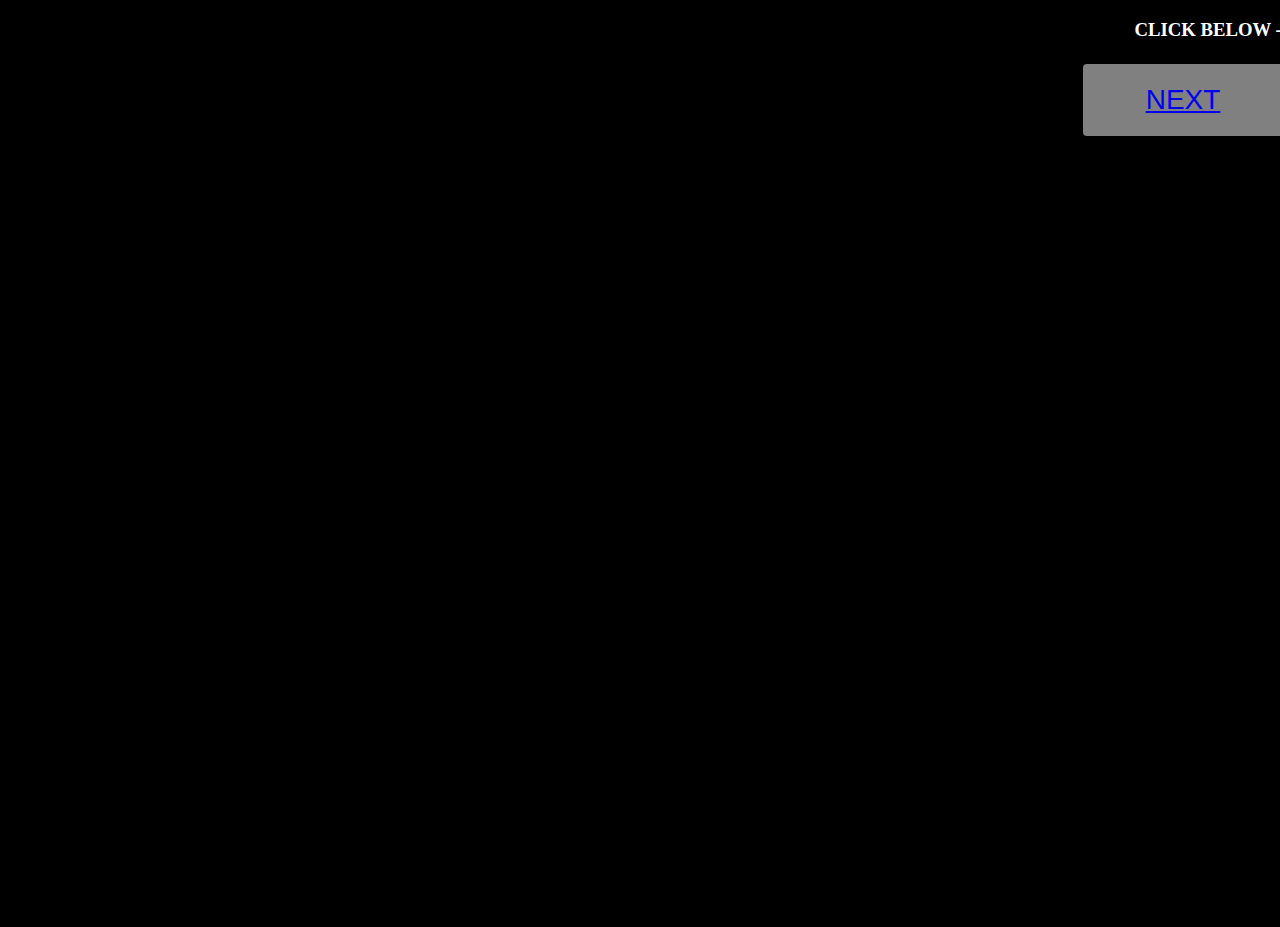
<file: index.html>
<!DOCTYPE html>
<html >
<head>
  <meta charset="UTF-8">
  <title>ADTR ❤️🍀</title> <!-- this text can be edited -->

      <link rel="stylesheet" href="css/style.css">


</head>
<body>
  <div class="background"></div>
<h1>
  <div class="underlay"></div>
  <span class="initial">
    <span>Your  sweet smile and voice</span>
    <span>never get boring for me</span>
  </span>
  <span class="final">
    <span> I really</span>
    <span>miss you.</span>
  </span>
</h1>
  <script src='http://cdnjs.cloudflare.com/ajax/libs/jquery/2.2.2/jquery.min.js'></script>

    <script src="js/index.js"></script>
    <style>
    .button {
      display: inline-block;
      border-radius: 4px;
      background-color: #808080;
      border: none;
      color: #FFFFFF;
      text-align: center;
      font-size: 28px;
      padding: 20px;
      width: 200px;
      transition: all 0.5s;
      cursor: pointer;
      margin: 5px;
    }

    .button span {
      cursor: pointer;
      display: inline-block;
      position: relative;
      transition: 0.5s;
    }

    .button span:after {
      content: '\00bb';
      position: absolute;
      opacity: 0;
      top: 0;
      right: -20px;
      transition: 0.5s;
    }

    .button:hover span {
      padding-right: 25px;
    }

    .button:hover span:after {
      opacity: 1;
      right: 0;
    }
    </style>
    <div align="right">
    <h3>CLICK BELOW --</h3>

    <button class="button" style="vertical-align:middle"><span><a href="challange\index.html">NEXT</a></span></button> <!-- change domain here -->
    </div>
	<body oncontextmenu="return false"></body>
</body>
</html>
</file>
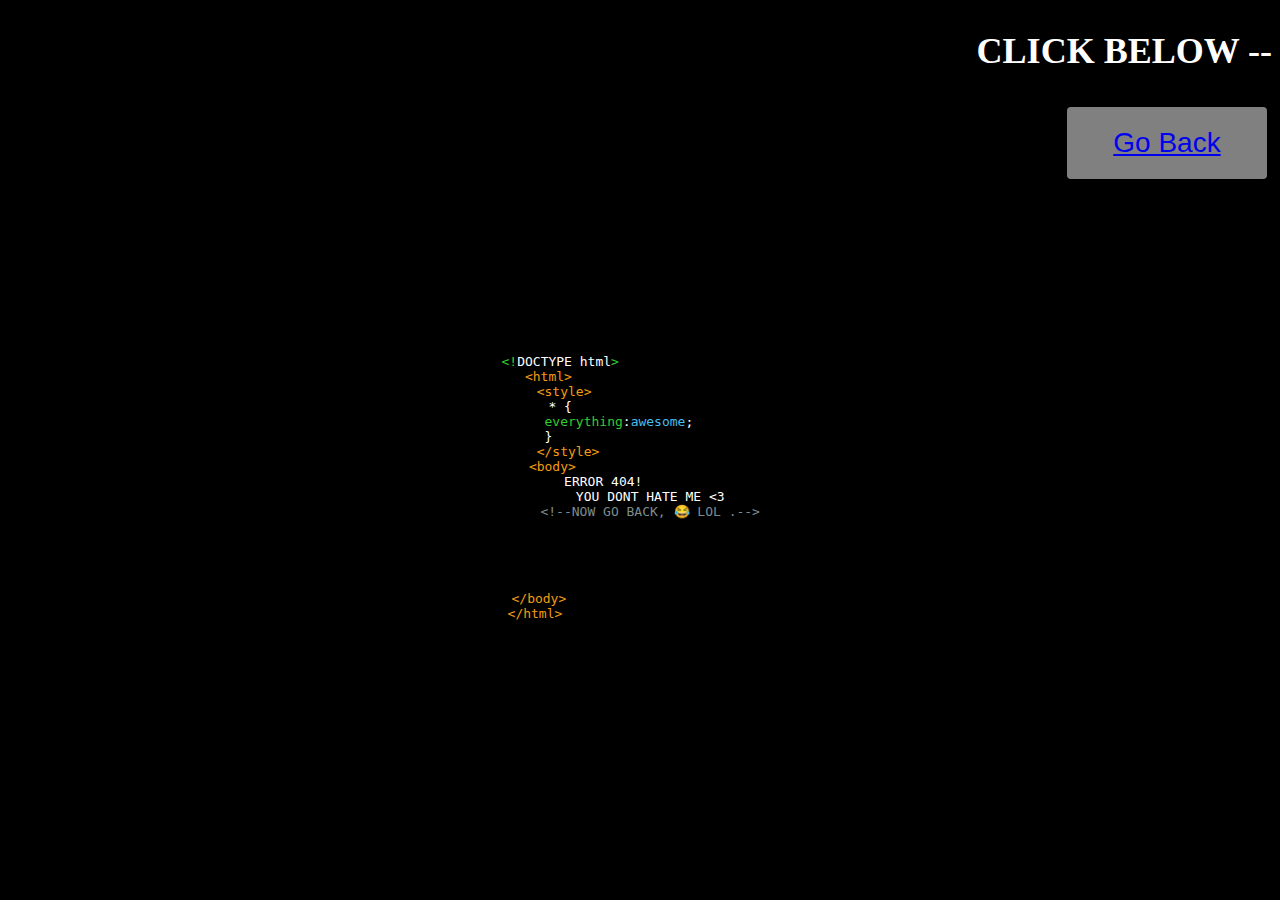
<file: errorr/index.html>
<!DOCTYPE html>
<html>
   <head>
   <style>
   .button {
     display: inline-block;
     border-radius: 4px;
     background-color: #808080;
     border: none;
     color: #FFFFFF;
     text-align: center;
     font-size: 28px;
     padding: 20px;
     width: 200px;
     transition: all 0.5s;
     cursor: pointer;
     margin: 5px;
   }

   .button span {
     cursor: pointer;
     display: inline-block;
     position: relative;
     transition: 0.5s;
   }

   .button span:after {
     content: '\00bb';
     position: absolute;
     opacity: 0;
     top: 0;
     right: -20px;
     transition: 0.5s;
   }

   .button:hover span {
     padding-right: 25px;
   }

   .button:hover span:after {
     opacity: 1;
     right: 0;
   }
   </style>
      <meta charset="utf-8">
      <title>HATE-ERROR 404 </title>
      <style media="screen">

@import url(http://fonts.googleapis.com/css?family=Gilda+Display);

html {
background-color:black;
color: white;
overflow: hidden;
height: 100%;
-webkit-user-select: none;
  -moz-user-select: none;
   -ms-user-select: none;
       user-select: none;
     font-size: medium;
}

.error {
text-align: center;
font-family: 'Gilda Display', serif;

text-align: center;
width: 100%;
height: 120px;
margin: auto;
position: absolute;
top: 0;
bottom: 0;
left: -60px;
right: 0;
-webkit-animation: noise-3 1s linear infinite;
       animation: noise-3 1s linear infinite;
overflow: default;
}

body:after {
content: 'Sorry error 404'; <!-- this text can be edited -->
font-family: OCR-A;
font-size: 100px;

text-align: center;
width: 550px;
margin: auto;
position: absolute;
top: 25%;
bottom: 0;
left: 0;
right: 35%;
opacity: 0;
color: white;
-webkit-animation: noise-1 .2s linear infinite;
       animation: noise-1 .2s linear infinite;
}
body:before {
content: 'Sorry error 404'; <!-- this text can be edited -->
font-family: OCR-A;
font-size: 100px;

text-align: center;
width: 550px;
margin: auto;
position: absolute;
top: 25%;
bottom: 0;
left: 0;
right: 35%;
opacity: 0;
color: white;
-webkit-animation: noise-2 .2s linear infinite;
       animation: noise-2 .2s linear infinite;
}

.info {
text-align: center;
width: 200px;
height: 60px;
margin: auto;
position: absolute;
top: 280px;
bottom: 0;
left: 20px;
right: 0;
-webkit-animation: noise-3 1s linear infinite;
       animation: noise-3 1s linear infinite;
}

.info:before {
content: 'YOU DONT HATE ME 😂'; <!-- this text can be edited -->
font-family: OCR-A;
font-size: 100px;
text-align: center;
width: 800px;
margin: auto;
position: absolute;
top: 20px;
bottom: 0;
left: 40px;
right: 100px;
opacity: 0;
color: white;
-webkit-animation: noise-2 .2s linear infinite;
       animation: noise-2 .2s linear infinite;
}

.info:after {
content: 'YOU DONT HATE ME 😂'; <!-- this text can be edited -->
font-family: OCR-A;
font-size: 100px;
text-align: center;
width: 800px;
margin: auto;
position: absolute;
top: 20px;
bottom: 0;
left: 40px;
right: 0;
opacity: 0;
color: white;
-webkit-animation: noise-1 .2s linear infinite;
       animation: noise-1 .2s linear infinite;
}

@-webkit-keyframes noise-1 {
0%, 20%, 40%, 60%, 70%, 90% {opacity: 0;}
10% {opacity: .1;}
50% {opacity: .5; left: -6px;}
80% {opacity: .3;}
100% {opacity: .6; left: 2px;}
}

@keyframes noise-1 {
0%, 20%, 40%, 60%, 70%, 90% {opacity: 0;}
10% {opacity: .1;}
50% {opacity: .5; left: -6px;}
80% {opacity: .3;}
100% {opacity: .6; left: 2px;}
}

@-webkit-keyframes noise-2 {
0%, 20%, 40%, 60%, 70%, 90% {opacity: 0;}
10% {opacity: .1;}
50% {opacity: .5; left: 6px;}
80% {opacity: .3;}
100% {opacity: .6; left: -2px;}
}

@keyframes noise-2 {
0%, 20%, 40%, 60%, 70%, 90% {opacity: 0;}
10% {opacity: .1;}
50% {opacity: .5; left: 6px;}
80% {opacity: .3;}
100% {opacity: .6; left: -2px;}
}

@-webkit-keyframes noise {
0%, 3%, 5%, 42%, 44%, 100% {opacity: 1; -webkit-transform: scaleY(1); transform: scaleY(1);}
4.3% {opacity: 1; -webkit-transform: scaleY(1.7); transform: scaleY(1.7);}
43% {opacity: 1; -webkit-transform: scaleX(1.5); transform: scaleX(1.5);}
}

@keyframes noise {
0%, 3%, 5%, 42%, 44%, 100% {opacity: 1; -webkit-transform: scaleY(1); transform: scaleY(1);}
4.3% {opacity: 1; -webkit-transform: scaleY(1.7); transform: scaleY(1.7);}
43% {opacity: 1; -webkit-transform: scaleX(1.5); transform: scaleX(1.5);}
}

@-webkit-keyframes noise-3 {
0%,3%,5%,42%,44%,100% {opacity: 1; -webkit-transform: scaleY(1); transform: scaleY(1);}
4.3% {opacity: 1; -webkit-transform: scaleY(4); transform: scaleY(4);}
43% {opacity: 1; -webkit-transform: scaleX(10) rotate(60deg); transform: scaleX(10) rotate(60deg);}
}

@keyframes noise-3 {
0%,3%,5%,42%,44%,100% {opacity: 1; -webkit-transform: scaleY(1); transform: scaleY(1);}
4.3% {opacity: 1; -webkit-transform: scaleY(4); transform: scaleY(4);}
43% {opacity: 1; -webkit-transform: scaleX(10) rotate(60deg); transform: scaleX(10) rotate(60deg);}
}

.wrap {
top: 30%;
left: 25%;

height: 200px;

margin-top: -100px;
position: absolute;
}
code {
color: white;
}
span.blue {
color: #48beef;
}
span.comment {
color: #7f8c8d;
}
span.orange {
color: #f39c12;
}
span.green {
color: #33cc33;
}

.viewFull {
font-family:OCR-A;
color:orange;
text-decoration:;
}
@font-face {
font-family: OCR-A;
src: url('[data-uri]') format('woff');

}

@media only screen and (min-height: 500px) {

.viewFull{
display:none;
}

}
      </style>
   </head>
   <body>

      <div class="error">

      <div class="wrap">
        <div class="404">
          <pre><code>
      	 <span class="green">&lt;!</span><span>DOCTYPE html</span><span class="green">&gt;</span>
      <span class="orange">&lt;html&gt;</span>
          <span class="orange">&lt;style&gt;</span>
         * {
      		        <span class="green">everything</span>:<span class="blue">awesome</span>;
      }
           <span class="orange">&lt;/style&gt;</span>
       <span class="orange">&lt;body&gt;</span>
                    ERROR 404!
      				YOU DONT HATE ME <3
      				<span class="comment">&lt;!--NOW GO BACK, 😂 LOL .--&gt;
      		</span>
       <span class="orange"></span>



      </div>
      <br />
      <span class="info">
      <br />

      <span class="orange">&nbsp;&lt;/body&gt;</span>

      <br/>
            <span class="orange">&lt;/html&gt;</span>
          </code></pre>
        </div>
      </div>


      </span>
   <body oncontextmenu="return false"></body>
   </body>
   <h2>
   <div align="right">


   <h2><font color="white">CLICK BELOW --</font></h2>

   <button class="button" style="vertical-align:middle"><span><a href="../challange">Go Back</a></span></button> <!-- CHANGE DOMAIN NAME HERE -->
   </div>
   </h2>
</html>
</file>
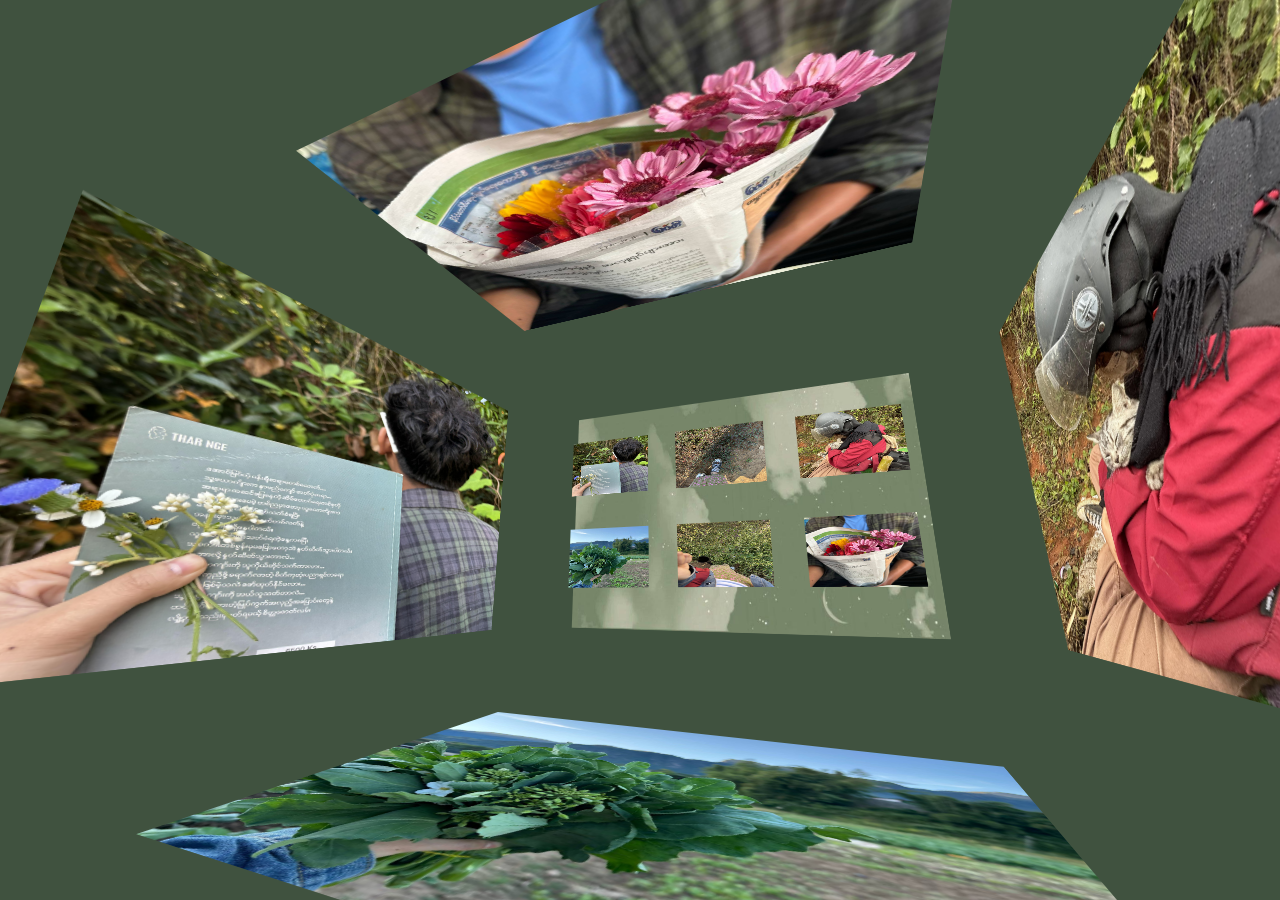
<file: gallary/index.html>
<!DOCTYPE html><html class=''>
<head><script src='//production-assets.codepen.io/assets/editor/live/console_runner-079c09a0e3b9ff743e39ee2d5637b9216b3545af0de366d4b9aad9dc87e26bfd.js'></script><script src='//production-assets.codepen.io/assets/editor/live/events_runner-73716630c22bbc8cff4bd0f07b135f00a0bdc5d14629260c3ec49e5606f98fdd.js'></script><script src='//production-assets.codepen.io/assets/editor/live/css_live_reload_init-2c0dc5167d60a5af3ee189d570b1835129687ea2a61bee3513dee3a50c115a77.js'></script><meta charset='UTF-8'><meta name="robots" content="noindex"><link rel="shortcut icon" type="image/x-icon" href="//production-assets.codepen.io/assets/favicon/favicon-8ea04875e70c4b0bb41da869e81236e54394d63638a1ef12fa558a4a835f1164.ico" /><link rel="mask-icon" type="" href="//production-assets.codepen.io/assets/favicon/logo-pin-f2d2b6d2c61838f7e76325261b7195c27224080bc099486ddd6dccb469b8e8e6.svg" color="#111" /><link rel="canonical" href="https://codepen.io/ge1doot/pen/jPEymq" />
<base href="" target="_blank">

<style class="cp-pen-styles">html {
	overflow: hidden;
	touch-action: none;
	content-zooming: none;
}
body {
	position: absolute;
	margin: 0px;
	padding: 0px;
	background: #8bbf57;
	width: 100%;
	height: 100%;
}
#screen {
	position: absolute;
	left:0;
	top:0;
	width: 100%;
	height: 100%;
	background: #38473de8;
	perspective:500px;
	-webkit-perspective:500px;
}

.cube {
	position: absolute;
	top: 50%;
	left: 50%;
	width: 0;
	height: 0;
	margin: 0;
	user-select: none;
	transform-style: preserve-3d;
	-webkit-transform-style: preserve-3d;
}

.face {
	position: absolute;
	margin-left:-300px;
	margin-top:-200px;
	width:600px;
	height:400px;
	backface-visibility: hidden;
	-webkit-backface-visibility: hidden;
	transform-origin:50% 50%;
	-webkit-transform-origin:50% 50%;
	transition: outline 0.5s ease-in-out 0s;
	cursor: pointer;
}

.button {
	position: absolute;
	margin-left:-150px;
	margin-top:-100px;
	width:300px;
	height:200px;
}
.face:hover {
	outline: rgba(255,255,255,1) solid 10px !important;
}</style></head><body>
<div id="screen">
	<div id="cube" class='cube'>
		
		<!-- Okay, so you can add upto 6 images here, make sure it should be in 16:9 ratio for best view -->
		
		<!-- cube images -->
		<img id="1" src="wallpaper-377921-c.jpg" class='face' data-transform="translateZ(-400px)" style="outline:none !important">
		<img id="2" src="2.jpg" class='face' data-transform="rotateY(90deg) translateZ(-400px)">
		<img id="3" src="3.jpg"  class='face' data-transform="rotateY(-90deg) translateZ(-400px)">
		<img id="4" src="4.jpg" class='face' data-transform="rotateY(180deg) translateZ(-400px)">
		<img id="5" src="5.jpg" class='face' data-transform="rotateX(90deg) translateZ(-300px)">
		<img id="6" src="6.jpg"  class='face' data-transform="rotateX(-90deg) translateZ(-300px)">
		<!-- bonus image -->
		<img id="7" src="1.jpg"  class='face' data-transform="rotateY(180deg) translateZ(305px)" style="visibility:hidden">
		<!-- buttons -->
		<img src="1.jpg" class='face button' alt="7" data-transform="translateY(-80px) translateZ(-340px) scale(0.5)">
		<img src="2.jpg" class='face button' alt="2" data-transform="translateX(-200px) translateY(-80px) translateZ(-340px) scale(0.5)">
		<img src="3.jpg" class='face button' alt="3" data-transform="translateX(200px) translateY(-80px) translateZ(-340px) scale(0.5)">
		<img src="4.jpg" class='face button' alt="4" data-transform="translateY(80px) translateZ(-340px) scale(0.5)">
		<img src="5.jpg" class='face button' alt="5" data-transform="translateX(-200px) translateY(80px) translateZ(-340px) scale(0.5)">
		<img src="6.jpg" class='face button' alt="6" data-transform="translateX(200px) translateY(80px) translateZ(-340px) scale(0.5)">
	</div>
</div>
<script src='//production-assets.codepen.io/assets/common/stopExecutionOnTimeout-b2a7b3fe212eaa732349046d8416e00a9dec26eb7fd347590fbced3ab38af52e.js'></script>
<script>! function ()
{
	"use strict";
	//
	// ===== pointer library =====
	//
	var screen = {};
	(function() {
		this.elem = document.getElementById("screen"),
		this.width = 0;
		this.height = 0;
		this.resize = function () {
			this.width  = +this.elem.offsetWidth;
			this.height = +this.elem.offsetHeight;
		}
		this.elem.onselectstart = function() { return false; }
		this.elem.ondragstart   = function() { return false; }
		window.addEventListener('resize', this.resize.bind(this), false);
		this.resize();
		this.pointer = {
			x: 0,
			y: 0,
			dx: 0,
			dy: 0,
			touchMode: false,
			center: function (s) {
				this.dx *= s;
				this.dy *= s;
				endX = endY = 0;
			}
		}
		var started = false, startX = 0, startY = 0, endX = 0, endY = 0;
		this.addEvent = function (e, fn) {
			for (var i = 0, events = e.split(','); i < events.length; i++) {
				this.elem.addEventListener(events[i], fn.bind(this.pointer), false );
			}
		}
		this.addEvent("mousemove,touchmove", function (e) {
			e.preventDefault();
			this.touchMode = e.targetTouches;
			var pointer = this.touchMode ? this.touchMode[0] : e;
			this.x = pointer.clientX;
			this.y = pointer.clientY;
			if (started) {
				this.dx = endX - (this.x - startX);
				this.dy = endY - (this.y - startY);
			}
		});
		this.addEvent("mousedown,touchstart", function (e) {
			this.touchMode = e.targetTouches;
			if (this.touchMode) e.preventDefault();
			var pointer = this.touchMode ? this.touchMode[0] : e;
			startX = this.x = pointer.clientX;
			startY = this.y = pointer.clientY;  
			started = true;
			setTimeout(function () {
				if (!started && Math.abs(startX - this.x) < 11 && Math.abs(startY - this.y) < 11) {
					if (this.tap) this.tap(e);
				}
			}.bind(this), 200);
		});
		this.addEvent("mouseup,touchend,touchcancel", function (e) {
			e.preventDefault();
			endX = this.dx;
			endY = this.dy;
			started = false;
		});
	}).apply(screen);
	var pointer = screen.pointer;
	var transform = (typeof document.body.style.webkitTransform != "undefined") ? "-webkit-transform" : "transform";
	//
	// ===== tweens engine =====
	//
	var tweens = {};
	(function() {
		var tweens = [];
		var proto = {
			normalPI: function () {
				if (Math.abs(this.target - this.value) > Math.PI) {
					if (this.target < this.value)  this.value -= 2 * Math.PI;
					else this.value += 2 * Math.PI;
				}
			},
			setTarget: function (target, speedMod) {
				this.speedMod = (speedMod) ? speedMod : 1;
				this.target   = target;
				if (this.isAngle) {
					this.target = this.target % (2 * Math.PI);
					this.normalPI();
				}
				if (this.running && this.oldTarget === target) return;
				this.oldTarget = target;
				this.running   = true;
				this.prog      = 0;
				this.from      = this.value;
				this.dist      = -(this.target - this.from) * 0.5;
			},
			ease: function () {
				if (!this.running) return;
				var s = this.speedMod * this.steps;
				if (this.prog++ < s) {
					this.value = this.dist * (Math.cos(Math.PI * (this.prog / s)) - 1) + this.from;
					if (this.isAngle) this.normalPI();
				} else {
					this.running = false;
					this.value = this.target;
				}
			}
		}
		this.add = function (steps, initValue, initValueTarget, isAngle) {
			var tween = Object.create(proto);
			tween.target   = initValueTarget || 0;
			tween.value    = initValue  || 0;
			tween.steps    = steps;
			tween.isAngle  = isAngle || false;
			tween.speedMod = 1;
			tween.setTarget(tween.target);
			tweens.push(tween);
			return tween;
		}
		this.iterate = function () {
			for (var i = 0, len = tweens.length; i < len; i++) {
				tweens[i].ease();
			}
		}
	}).apply(tweens);
	//
	// ===== css3D engine =====
	//
	var cube = document.getElementById("cube");
	var faces = document.querySelectorAll(".face");
	// ---- read computed matrix ----
	var getComputedMatrix = function (elem) {
		var computedStyle = getComputedStyle(elem, null);
		var val = computedStyle.transform || computedStyle.webkitTransform;
		return val.split(/\s*[(),]\s*/).slice(1,-1);
	}
	// ---- initial transformation ----
	for (var i = 0, len = faces.length; i < len; i++) {
		var face = faces[i];
		face.style[transform] = face.getAttribute("data-transform");
	}
	// ---- target photo ----
	pointer.tap = function (e) {
		if (e.target.className.indexOf("face") >= 0) {
			var t = e.target.alt == "" ? e.target : document.getElementById(e.target.alt);
			camera.setTarget(t);
		}
	}
	// ---- set camera -----
	var camera = {
		globalRX: 0,
		globalRY: 0,
		z:  tweens.add(100, 0, 0),
		rx: tweens.add(100, 0, 0, true),
		ry: tweens.add(100, 0, 0, true),
		targeted: null,
		setTarget: function (elem) {
			// read transformation matrix
			var matrix = getComputedMatrix(elem);
			// determine target angles
			var rotateY = Math.asin(-matrix[2]);
			var rotateX = Math.atan2(+matrix[6], +matrix[10]);
			if (rotateY) rotateY -= Math.PI;
			if (rotateX) rotateX -= Math.PI;
			// set target
			if (this.targeted) {
				this.targeted.style.outline = "rgba(0,0,0,1) solid 10px";
			}
			if (this.targeted != elem) {
				this.z.setTarget(600);
				if (elem.id == "4") {
					document.getElementById("7").style.visibility = "hidden";
				}
				if (elem.id == "7") {
					this.z.setTarget(-200);
					document.getElementById("7").style.visibility = "visible";
				}
				elem.style.outline = "rgba(255,255,255,1) solid 10px";
				this.targeted = elem;
			} else {
				this.z.setTarget(0);
				if (elem.id == "7") {
					camera.setTarget(document.getElementById("1"));
					return;
				}
				this.targeted = null;
			}
			// set target angles
			this.rx.setTarget(rotateX);
			this.ry.setTarget(rotateY);
		},
		move: function () {
			tweens.iterate();
			if (pointer.touchMode) {
				// interaction on touch mobiles
				var x = -pointer.dy * 0.001;
				var y = pointer.dx * 0.001;
				pointer.center(0.98);			
			} else {
				// interaction with mouse
				var x = -(pointer.y - screen.height * 0.5) * 0.001;
				var y = +(pointer.x - screen.width  * 0.5) * 0.001;			
			}
			// ease global angles
			this.globalRX += ((x - this.globalRX) * 0.1);
			this.globalRY += ((y - this.globalRY) * 0.1);
			// cube transformation
			cube.style[transform] = "translateZ("+ (this.z.value) + "px) rotateX(" + (this.rx.value + this.globalRX) + "rad) rotateY(" + (this.ry.value + this.globalRY) + "rad)";
		}
	}
	// main loop
	var run = function () {
		requestAnimationFrame(run); 
		camera.move();
	}
	run();
}();
//# sourceURL=pen.js
</script>
</body></html>
</file>
<file: css/style.css>
body {
  width: 100vw;
  height: 100vh;
  background: #000000;
  color: #fff;
  overflow: hidden;
}
body .background {
  background: url("http://updates.eveonline.com/kvd74o0q2fjg/6LSX4DQNTGA2gkaAoUyyGm/dc6ba3c2210c2385b76ca444543167cf/SUMMER_-_FLEET_BOOSTS_REWORKb412.jpg?w=1920&fm=jpg&fl=progressive") center center no-repeat;
  background-size: cover;
  position: absolute;
  top: 0;
  left: 0;
  opacity: 0.3;
  width: 100%;
  height: 100%;
}
h1 {
  position: absolute;
  width: 100%;
  top: 30%;
  text-align: center;
  text-transform: uppercase;
  letter-spacing: 30px;
  transform: scale(1.2);
}
h1.zoom {
  transform: scale(1);
  transition: 10s ease-out;
}
h1 .underlay {
  position: absolute;
  width: 70%;
  height: 0px;
  box-shadow: 0 0 5px 3px rgba(255,255,255,0.2), 0 0 5px 3px rgba(255,255,255,0.2) inset;
  left: 50%;
  transform: translate3d(-50%, 17px, 0);
  opacity: 0;
  transition: 0.2s linear;
  border-radius: 50%;
}
h1 .underlay.show {
  width: 20%;
  opacity: 1;
  height: 14px;
  transform: translate3d(-50%, 10px, 0);
  transition: 0s linear;
}
h1 > span {
  position: absolute;
  top: 0;
  left: 0;
  width: 100%;
  display: block;
}
h1 > span span {
  display: inline-block;
  background: #fff;
  margin-right: -38px;
  padding: 0 20px 0 35px;
  transition: 0.1s linear;
  box-shadow: 0px 0px 0vw 0vw rgba(80,90,255,0);
  text-shadow: 1px 1px 20px rgba(255,255,255,0.5);
}
h1 > span.initial span {
  opacity: 0;
}
h1 > span.initial.transInStart span:nth-child(2),
h1 > span.initial.transInStart span:nth-child(3) {
  opacity: 1;
  box-shadow: 0px 0px 15vw 15vw rgba(80,90,255,0.2);
  transition: 0s linear;
}
h1 > span.initial.transInMid span {
  opacity: 1;
  transition: 0s linear;
  box-shadow: 0px 0px 15vw 15vw rgba(80,90,255,0.2);
}
h1 > span.initial.transInMid span:nth-child(1) {
  transition-delay: 0.125s;
}
h1 > span.initial.transInMid span:nth-child(2) {
  transition-delay: 0.075s;
}
h1 > span.initial.transInMid span:nth-child(3) {
  transition-delay: 0s;
}
h1 > span.initial.transInFin span {
  opacity: 1;
  background: rgba(255,255,255,0);
  transition: 0.05s linear;
}
h1 > span.initial.transInFin span:nth-child(1) {
  transition-delay: 0.2s;
}
h1 > span.initial.transInFin span:nth-child(2) {
  transition-delay: 0.1s;
}
h1 > span.initial.transInFin span:nth-child(3) {
  transition-delay: 0s;
}
h1 > span.initial.transOutStart span:nth-child(1) {
  opacity: 0;
  transition: 0s linear;
}
h1 > span.initial.transOutFin span:nth-child(1),
h1 > span.initial.transOutFin span:nth-child(2) {
  opacity: 0;
  transition: 0s linear;
}
h1 > span.final span {
  opacity: 0;
}
h1 > span.final span.show {
  box-shadow: 0px 0px 0vw 0vw !important;
  background: transparent !important;
  opacity: 1 !important;
}
h1 > span.final span.show:nth-child(2) {
  padding: 0 35px 0 20px;
}
h1 > span.final.transInStart span {
  opacity: 1;
  box-shadow: 0px 0px 15vw 15vw rgba(80,90,255,0.2);
  transition: 0s linear;
}
h1 > span.final.transInStepOne span:nth-child(1),
h1 > span.final.transInStepOne span:nth-child(2) {
  opacity: 1;
  box-shadow: 0px 0px 15vw 15vw rgba(80,90,255,0.2);
  transition: 0s linear;
}
h1 > span.final.transInStepTwo span {
  opacity: 0;
  box-shadow: 0px 0px 0vw 0vw;
  background: transparent;
  transition: 0s linear;
}
h1 > span.final.transInStepTwo span:nth-child(1) {
  transition-delay: 0.075s;
}
h1 > span.final.transInStepTwo span:nth-child(2) {
  transition-delay: 0s;
}
h1 > span.final.transInStepTwo span:nth-child(1) {
  opacity: 1;
}
h1 > span.final.transInStepThree span:nth-child(2) {
  opacity: 1;
  box-shadow: 0px 0px 15vw 15vw rgba(80,90,255,0.2);
  transition: 0s linear;
}
</file>
